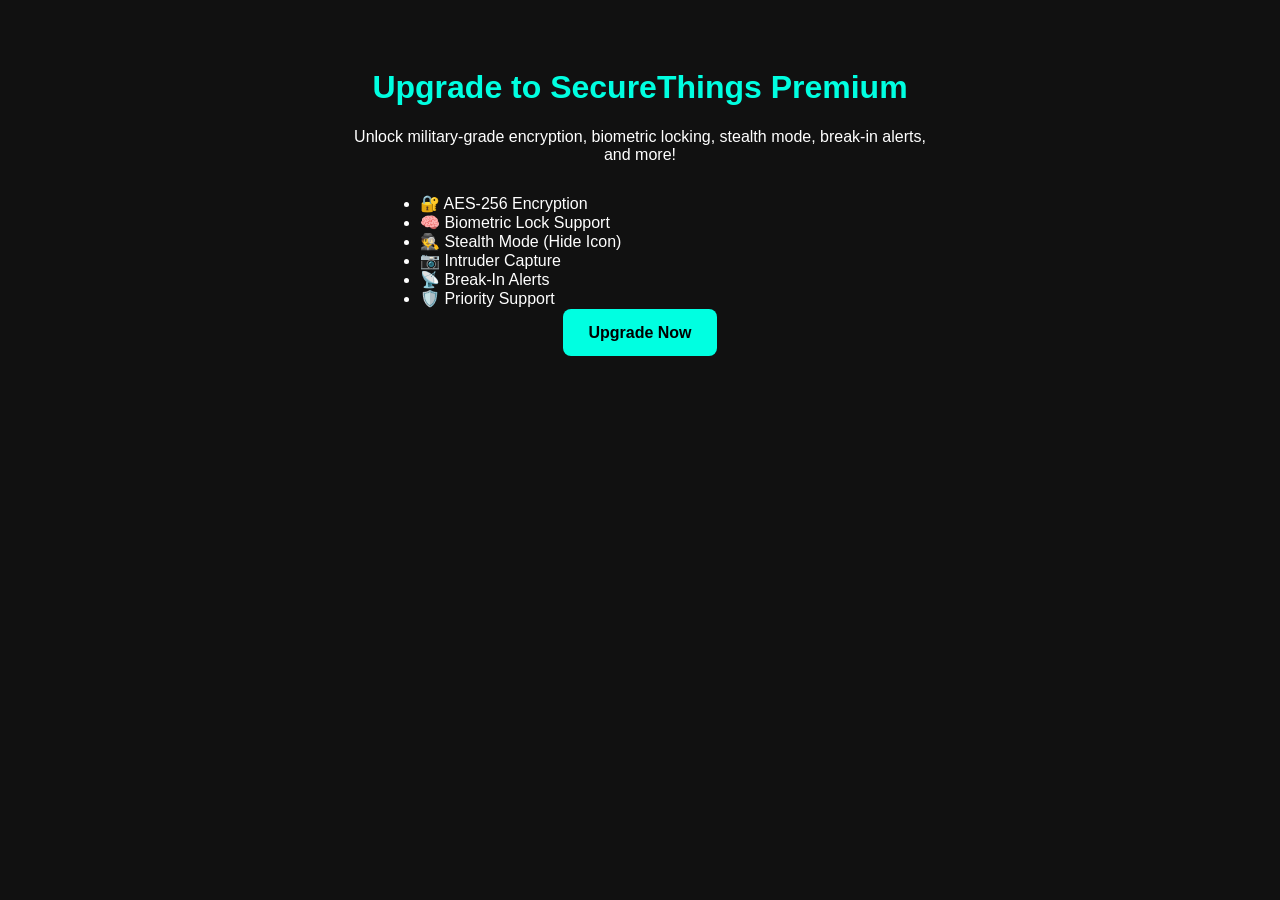
<file: premium.html>
<!-- premium.html -->
<!DOCTYPE html>
<html lang="en">
<head>
  <meta charset="UTF-8">
  <meta name="viewport" content="width=device-width, initial-scale=1">
  <title>SecureThings Premium</title>
  <style>
    body {
      font-family: 'Segoe UI', sans-serif;
      background-color: #111;
      color: #fff;
      text-align: center;
      padding: 40px;
    }
    h1 {
      color: #00ffe1;
    }
    .container {
      max-width: 600px;
      margin: auto;
    }
    .btn {
      margin-top: 30px;
      background-color: #00ffe1;
      color: #000;
      padding: 15px 25px;
      text-decoration: none;
      font-weight: bold;
      border-radius: 8px;
    }
    .features {
      text-align: left;
      margin-top: 30px;
      padding-left: 40px;
    }
  </style>
</head>
<body>
  <div class="container">
    <h1>Upgrade to SecureThings Premium</h1>
    <p>Unlock military-grade encryption, biometric locking, stealth mode, break-in alerts, and more!</p>

    <div class="features">
      <ul>
        <li>🔐 AES-256 Encryption</li>
        <li>🧠 Biometric Lock Support</li>
        <li>🕵️ Stealth Mode (Hide Icon)</li>
        <li>📷 Intruder Capture</li>
        <li>📡 Break-In Alerts</li>
        <li>🛡️ Priority Support</li>
      </ul>
    </div>

    <a href="https://securethings.netlify.app/download" class="btn">Upgrade Now</a>
  </div>
</body>
</html>
</file>
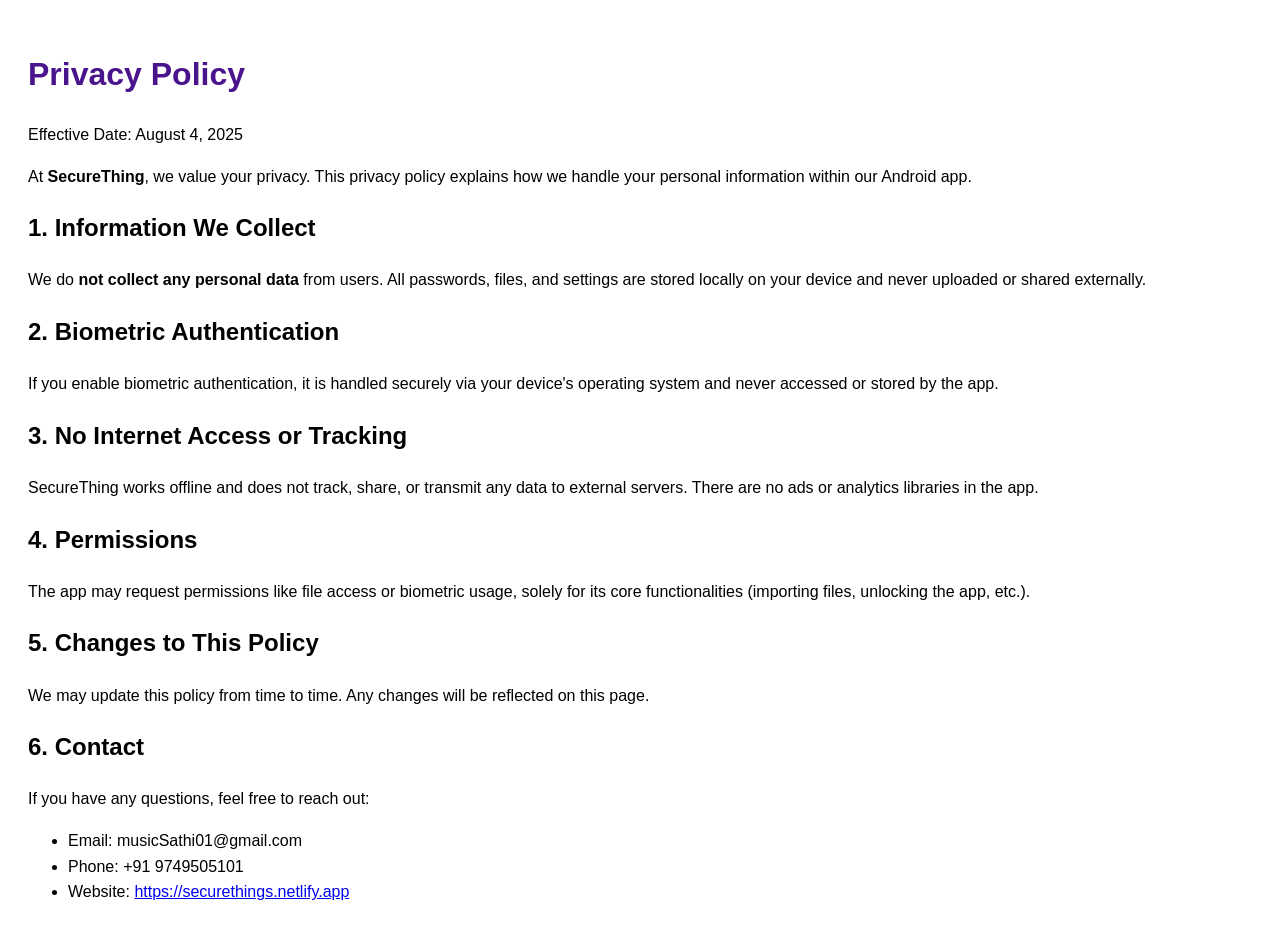
<file: privacy-policy.html>
<!DOCTYPE html>
<html lang="en">
<head>
  <meta charset="UTF-8">
  <title>Privacy Policy – SecureThing</title>
  <meta name="viewport" content="width=device-width, initial-scale=1.0">
  <style>
    body { font-family: sans-serif; padding: 20px; line-height: 1.6; }
    h1 { color: #4a148c; }
  </style>
</head>
<body>
  <h1>Privacy Policy</h1>
  <p>Effective Date: August 4, 2025</p>

  <p>At <strong>SecureThing</strong>, we value your privacy. This privacy policy explains how we handle your personal information within our Android app.</p>

  <h2>1. Information We Collect</h2>
  <p>We do <strong>not collect any personal data</strong> from users. All passwords, files, and settings are stored locally on your device and never uploaded or shared externally.</p>

  <h2>2. Biometric Authentication</h2>
  <p>If you enable biometric authentication, it is handled securely via your device's operating system and never accessed or stored by the app.</p>

  <h2>3. No Internet Access or Tracking</h2>
  <p>SecureThing works offline and does not track, share, or transmit any data to external servers. There are no ads or analytics libraries in the app.</p>

  <h2>4. Permissions</h2>
  <p>The app may request permissions like file access or biometric usage, solely for its core functionalities (importing files, unlocking the app, etc.).</p>

  <h2>5. Changes to This Policy</h2>
  <p>We may update this policy from time to time. Any changes will be reflected on this page.</p>

  <h2>6. Contact</h2>
  <p>If you have any questions, feel free to reach out:</p>
  <ul>
    <li>Email: musicSathi01@gmail.com</li>
    <li>Phone: +91 9749505101</li>
    <li>Website: <a href="https://securethings.netlify.app">https://securethings.netlify.app</a></li>
  </ul>
</body>
</html>
</file>
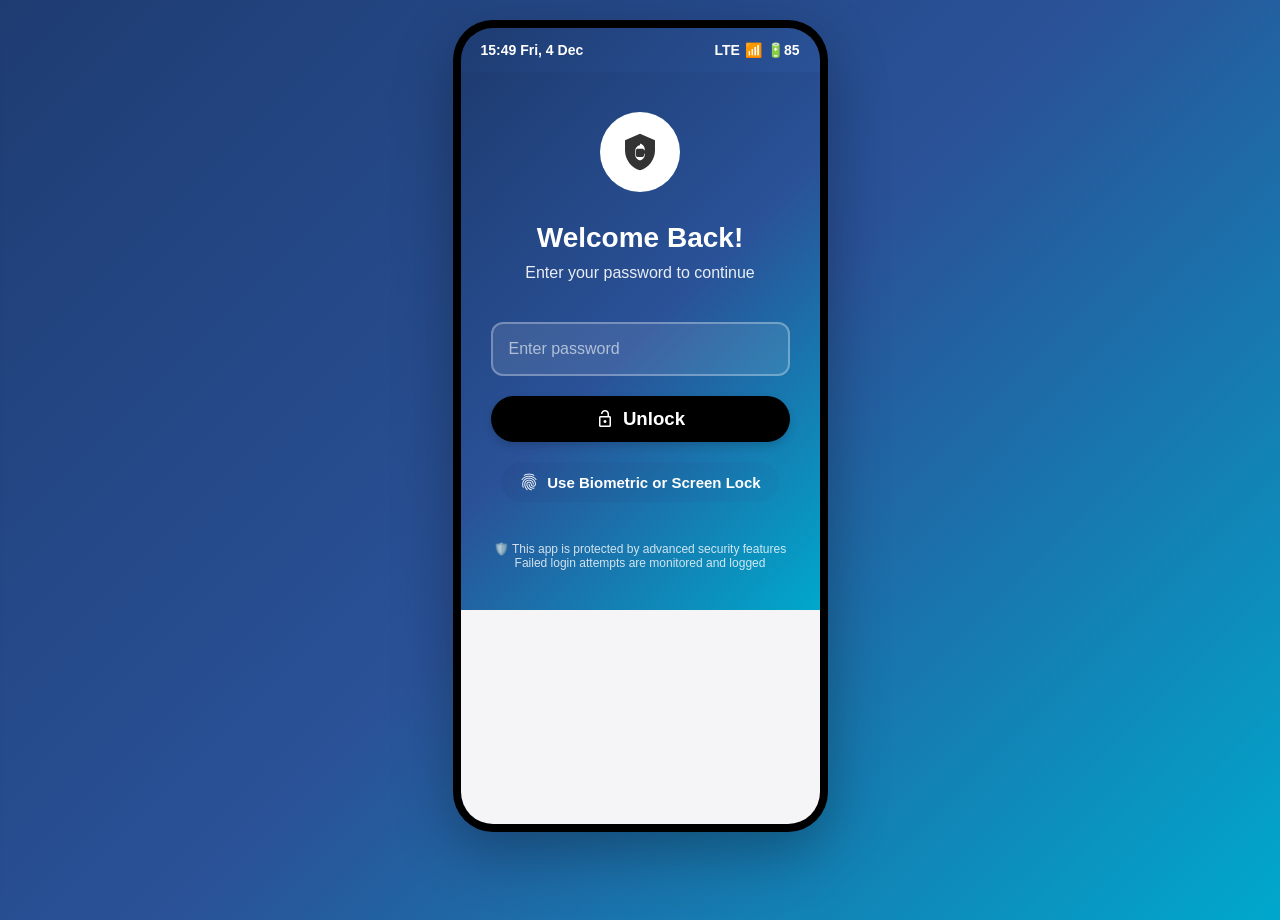
<file: securething-app.html>
<!DOCTYPE html>
<html lang="en">
<head>
    <link rel="stylesheet" href="https://fonts.googleapis.com/css2?family=Material+Symbols+Outlined" />
    <meta charset="UTF-8">
    <meta name="viewport" content="width=device-width, initial-scale=1.0">
    <title>SecureThing</title>
    <style>
        * {
            margin: 0;
            padding: 0;
            box-sizing: border-box;
        }

        body {
            font-family: -apple-system, BlinkMacSystemFont, 'Segoe UI', Roboto, sans-serif;
            background: linear-gradient(135deg, #1e3c72 0%, #2a5298 50%, #00a8cc 100%);
            height: 100vh;
            overflow: hidden;
        }

        .phone-container {
            width: 375px;
            height: 812px;
            margin: 20px auto;
            background: #000;
            border-radius: 40px;
            padding: 8px;
            box-shadow: 0 20px 60px rgba(0,0,0,0.3);
        }

        .phone-screen {
            width: 100%;
            height: 100%;
            border-radius: 32px;
            overflow: hidden;
            position: relative;
        }

        /* Status Bar */
        .status-bar {
            background: linear-gradient(135deg, #1e3c72, #2a5298);
            color: white;
            height: 44px;
            display: flex;
            justify-content: space-between;
            align-items: center;
            padding: 0 20px;
            font-size: 14px;
            font-weight: 600;
        }

        .status-right {
            display: flex;
            align-items: center;
            gap: 5px;
        }

        /* Screen Container */
        .screen {
            display: none;
            height: calc(100% - 44px);
            background: #f5f5f7;
        }

        .screen.active {
            display: block;
        }

        /* Login Screen */
        .login-screen {
            background: linear-gradient(135deg, #1e3c72 0%, #2a5298 50%, #00a8cc 100%);
            display: flex;
            flex-direction: column;
            justify-content: center;
            align-items: center;
            text-align: center;
            color: white;
            padding: 40px 30px;
        }

        .security-icon {
            width: 80px;
            height: 80px;
            background: white;
            border-radius: 50%;
            display: flex;
            align-items: center;
            justify-content: center;
            margin-bottom: 30px;
        }

        .security-icon svg {
            width: 40px;
            height: 40px;
        }

        .welcome-title {
            font-size: 28px;
            font-weight: 700;
            margin-bottom: 10px;
        }

        .welcome-subtitle {
            font-size: 16px;
            opacity: 0.9;
            margin-bottom: 40px;
        }

        .password-input {
            width: 100%;
            background: rgba(255,255,255,0.1);
            border: 2px solid rgba(255,255,255,0.3);
            border-radius: 12px;
            padding: 16px 50px 16px 16px;
            color: white;
            font-size: 16px;
            margin-bottom: 20px;
            outline: none;
        }

        .password-input::placeholder {
            color: rgba(255,255,255,0.6);
        }
  .unlock-btn {
            width: 100%;
            background: #000;
            color: white;
            border: none;
            border-radius: 25px;
            padding: 16px;
            font-size: 16px;
            font-weight: 600;
            margin-bottom: 20px;
            cursor: pointer;
        }
.failed-login {
  background: #fff;
  border-radius: 12px;
  padding: 16px;
  margin-top: 20px;
  box-shadow: 0 2px 6px rgba(0,0,0,0.05);
}

.failed-login-header {
  display: flex;
  justify-content: space-between;
  align-items: center;
  margin-bottom: 16px;
  border-bottom: 1px solid #eee;
  padding-bottom: 10px;
}

.failed-login-badge {
  background: #ffe5e5;
  color: #e63946;
  padding: 6px 12px;
  border-radius: 20px;
  font-size: 14px;
}

.failed-login-item h4 {
  display: flex;
  align-items: center;
  gap: 6px;
  margin-bottom: 10px;
}

.failed-login-item p {
  display: flex;
  align-items: center;
  gap: 6px;
  margin: 6px 0;
  color: #555;
  font-size: 14px;
}

.view-selfie-btn {
  background: #f5f5f5;
  border: none;
  border-radius: 20px;
  padding: 8px 16px;
  margin-top: 12px;
  cursor: pointer;
  font-size: 14px;
  display: flex;
  align-items: center;
  gap: 6px;
  transition: background 0.3s;
}

.view-selfie-btn:hover {
  background: #eaeaea;
}

        .biometric-btn {
            color: rgba(255,255,255,0.8);
            background: none;
            border: none;
            font-size: 14px;
            cursor: pointer;
            margin-bottom: 40px;
        }

        .security-notice {
            font-size: 12px;
            opacity: 0.8;
            text-align: center;
        }

        /* App Header */
        .app-header {
            background: #3c4142;
            color: white;
            height: 60px;
            display: flex;
            align-items: center;
            justify-content: space-between;
            padding: 0 20px;
        }

        .app-title {
            font-size: 18px;
            font-weight: 600;
        }

        .menu-btn, .settings-btn {
            background: none;
            border: none;
            color: white;
            cursor: pointer;
            padding: 8px;
        }

        /* Main Content */
        .main-content {
            flex: 1;
            overflow-y: auto;
            padding: 20px;
        }

        /* Security Center */
        .security-center {
            background: white;
            border-radius: 12px;
            padding: 20px;
            margin-bottom: 20px;
            box-shadow: 0 2px 10px rgba(0,0,0,0.1);
        }

        .security-center h2 {
            font-size: 20px;
            margin-bottom: 5px;
            display: flex;
            align-items: center;
            gap: 10px;
        }

        .security-center p {
            color: #666;
            font-size: 14px;
        }

        /* Failed Login */
        .failed-login {
            background: #8B9DC3;
            border-radius: 12px;
            padding: 15px 20px;
            margin-bottom: 20px;
            color: white;
        }

        .failed-login-header {
            display: flex;
            align-items: center;
            justify-content: space-between;
            margin-bottom: 15px;
        }

        .failed-login-badge {
            background: rgba(255,255,255,0.3);
            padding: 4px 12px;
            border-radius: 12px;
            font-size: 12px;
        }

        .failed-login-item {
            background: rgba(255,255,255,0.1);
            border-radius: 8px;
            padding: 15px;
            border-left: 4px solid #4CAF50;
        }

        .failed-login-item h4 {
            margin-bottom: 5px;
            display: flex;
            align-items: center;
            justify-content: space-between;
        }

        .risk-low {
            background: #4CAF50;
            color: white;
            padding: 2px 8px;
            border-radius: 4px;
            font-size: 10px;
        }

        /* Activity History */
        .activity-history {
            background: #8B9DC3;
            border-radius: 12px;
            padding: 15px 20px;
            color: white;
            margin-bottom: 20px;
        }

        .activity-header {
            display: flex;
            align-items: center;
            justify-content: space-between;
            margin-bottom: 15px;
        }

        .activity-badge {
            background: rgba(255,255,255,0.3);
            padding: 4px 12px;
            border-radius: 12px;
            font-size: 12px;
        }

        .activity-item {
            background: rgba(255,255,255,0.1);
            border-radius: 8px;
            padding: 12px;
            margin-bottom: 8px;
            border-left: 4px solid #4CAF50;
        }

        .activity-item h4 {
            margin-bottom: 3px;
            font-size: 14px;
            display: flex;
            justify-content: space-between;
        }

        .activity-item p {
            font-size: 12px;
            opacity: 0.8;
        }

        /* Password Vault */
        .vault-header {
            display: flex;
            align-items: center;
            justify-content: space-between;
            margin-bottom: 15px;
        }

        .vault-count {
            background: #666;
            color: white;
            width: 24px;
            height: 24px;
            border-radius: 50%;
            display: flex;
            align-items: center;
            justify-content: center;
            font-size: 12px;
        }

        .search-box {
            width: 100%;
            background: #f0f0f0;
            border: none;
            border-radius: 8px;
            padding: 12px 16px;
            margin-bottom: 15px;
            font-size: 14px;
        }

        .sort-buttons {
            display: flex;
            gap: 10px;
            margin-bottom: 20px;
        }

        .sort-btn {
            background: #ccc;
            border: none;
            border-radius: 20px;
            padding: 8px 16px;
            font-size: 12px;
            cursor: pointer;
        }

        .sort-btn.active {
            background: #007AFF;
            color: white;
        }

        .password-item {
            background: white;
            border-radius: 8px;
            padding: 15px;
            margin-bottom: 10px;
            box-shadow: 0 1px 3px rgba(0,0,0,0.1);
        }

        .password-item h4 {
            font-size: 16px;
            margin-bottom: 5px;
        }

        .password-item p {
            color: #666;
            font-size: 14px;
            margin-bottom: 5px;
        }

        .password-dots {
            font-size: 14px;
            color: #999;
        }

        /* Add Password Form */
        .add-password-form {
            background: white;
            border-radius: 12px;
            padding: 20px;
            margin-bottom: 20px;
        }

        .form-input {
            width: 100%;
            background: #f8f8f8;
            border: 1px solid #ddd;
            border-radius: 8px;
            padding: 12px 16px;
            margin-bottom: 15px;
            font-size: 14px;
        }

        .generate-btn {
            width: 100%;
            background: white;
            border: 2px solid #ddd;
            border-radius: 25px;
            padding: 12px;
            margin-bottom: 15px;
            cursor: pointer;
            font-size: 14px;
        }

        .save-btn {
            width: 100%;
            background: #000;
            color: white;
            border: none;
            border-radius: 25px;
            padding: 16px;
            font-size: 16px;
            font-weight: 600;
            cursor: pointer;
        }

        /* Navigation */
        .bottom-nav {
            position: absolute;
            bottom: 0;
            left: 0;
            right: 0;
            height: 80px;
            background: #3c4142;
            display: flex;
            align-items: center;
            justify-content: space-around;
            padding-bottom: 20px;
        }

        .nav-item {
            display: flex;
            flex-direction: column;
            align-items: center;
            color: #999;
            cursor: pointer;
            transition: color 0.3s;
        }

        .nav-item.active {
            color: white;
        }

        .nav-item svg {
            width: 24px;
            height: 24px;
            margin-bottom: 4px;
        }

        .nav-item span {
            font-size: 10px;
        }

        /* Sidebar */
        /* Sidebar */
.sidebar {
    position: fixed;
    top: 44px;
    left: -300px;
    width: 280px;
    height: calc(100% - 44px);
    background: rgba(255, 255, 255, 0.9);
    backdrop-filter: blur(16px) saturate(180%);
    -webkit-backdrop-filter: blur(16px) saturate(180%);
    box-shadow: 4px 0 20px rgba(0,0,0,0.1);
    transition: left 0.35s ease-in-out;
    z-index: 1000;
    padding: 20px;
    display: flex;
    flex-direction: column;
}

.sidebar.open {
    left: 0;
}

/* Overlay */
.sidebar-overlay {
    position: fixed;
    top: 0;
    left: 0;
    width: 100%;
    height: 100%;
    background: rgba(0,0,0,0.5);
    opacity: 0;
    visibility: hidden;
    transition: all 0.3s ease;
    z-index: 999;
}

.sidebar-overlay.open {
    opacity: 1;
    visibility: visible;
}

/* Sidebar Header */
.sidebar-header {
    display: flex;
    align-items: center;
    margin-bottom: 30px;
    padding-bottom: 20px;
    border-bottom: 1px solid rgba(0,0,0,0.1);
}

.sidebar-icon {
    width: 50px;
    height: 50px;
    background: linear-gradient(135deg, #1e3c72, #2a5298);
    border-radius: 50%;
    display: flex;
    align-items: center;
    justify-content: center;
    color: white;
    font-size: 22px;
    font-weight: bold;
    margin-right: 15px;
    box-shadow: 0 4px 8px rgba(0,0,0,0.15);
}

/* Sidebar Menu */
.sidebar-menu {
    list-style: none;
    margin: 0;
    padding: 0;
    flex-grow: 1;
}

.sidebar-menu li {
    margin-bottom: 15px;
    cursor: pointer;
    padding: 12px 14px;
    border-radius: 10px;
    font-size: 16px;
    font-weight: 500;
    display: flex;
    align-items: center;
    gap: 12px;
    color: #333;
    transition: all 0.25s ease;
}

.sidebar-menu li i {
    font-size: 20px;
    color: #2a5298;
    transition: color 0.25s ease;
}

.sidebar-menu li:hover {
    background: rgba(42, 82, 152, 0.08);
    color: #1e3c72;
}

.sidebar-menu li:hover i {
    color: #1e3c72;
}


        /* File Browser */
        .quick-access {
            display: grid;
            grid-template-columns: 1fr 1fr;
            gap: 15px;
            margin-bottom: 25px;
        }

        .quick-access-item {
            background: #f0f0f0;
            border-radius: 12px;
            padding: 20px;
            text-align: center;
            cursor: pointer;
        }

        .quick-access-icon {
            width: 40px;
            height: 40px;
            background: #000;
            border-radius: 8px;
            margin: 0 auto 10px;
            display: flex;
            align-items: center;
            justify-content: center;
        }

        .file-grid {
            display: grid;
            grid-template-columns: repeat(3, 1fr);
            gap: 10px;
            margin-bottom: 25px;
        }

        .file-item {
            background: #f0f0f0;
            border-radius: 8px;
            padding: 12px;
            text-align: center;
            cursor: pointer;
        }

        .file-icon {
            width: 40px;
            height: 40px;
            background: #000;
            border-radius: 4px;
            margin: 0 auto 8px;
        }

        .favorite-star {
            position: absolute;
            top: 5px;
            right: 5px;
            background: #FFD700;
            width: 20px;
            height: 20px;
            border-radius: 50%;
            display: flex;
            align-items: center;
            justify-content: center;
        }
.biometric-btn {
  display: flex;
  align-items: center;
  gap: 8px;
  background: linear-gradient(135deg, #1e3b7227, #2a529813);
  color: white;
  border: none;
  border-radius: 25px;
  padding: 10px 18px;
  font-size: 15px;
  font-weight: 600;
  cursor: pointer;
  transition: transform 0.2s ease, box-shadow 0.2s ease;
}

.biometric-btn:hover {
  transform: translateY(-2px);
  box-shadow: 0 5px 12px rgba(0,0,0,0.25);
}

.biometric-btn i {
  font-size: 20px;
}

        /* Responsive adjustments */
        @media (max-width: 400px) {
            .phone-container {
                width: 100%;
                height: 100vh;
                margin: 0;
                border-radius: 0;
                padding: 0;
            }

            .phone-screen {
                border-radius: 0;
            }
        }
        .unlock-btn {
  display: flex;
  align-items: center;
  justify-content: center;
  gap: 8px;
  background: black;
  color: white;
  border: none;
  border-radius: 25px;
  padding: 12px 20px;
  cursor: pointer;
  box-shadow: 0 4px 8px rgba(0,0,0,0.15);
  transition: transform 0.2s ease, box-shadow 0.2s ease;
}

.unlock-btn:hover {
  transform: translateY(-2px);
  box-shadow: 0 6px 14px rgba(0,0,0,0.25);
}

.unlock-btn i {
  font-size: 20px;
}

.unlock-jk {
  font-size: 14pt;
  font-weight: 600;
}

    </style>
</head>
<body>
    <div class="phone-container">
        <div class="phone-screen">
            <!-- Status Bar -->
            <div class="status-bar">
                <span id="current-time">9:28 Wed, 6 Aug</span>
                <div class="status-right">
                    <span>LTE</span>
                    <span>📶</span>
                    <span>🔋85</span>
                </div>
            </div>

            <!-- Sidebar Overlay -->
            <div class="sidebar-overlay" id="sidebarOverlay"></div>

            <!-- Sidebar -->
            <div class="sidebar" id="sidebar">
                <div class="sidebar-header">
                    <div class="sidebar-icon">
                        <svg fill="white" viewBox="0 0 24 24" width="24" height="24">
                            <path d="M12,1L3,5V11C3,16.55 6.84,21.74 12,23C17.16,21.74 21,16.55 21,11V5L12,1M12,7C13.4,7 14.8,8.6 14.8,10V11H14.4C14.4,10.4 14,10 13.4,10H10.6C10,10 9.6,10.4 9.6,11V14C9.6,14.6 10,15 10.6,15H13.4C14,15 14.4,14.6 14.4,14V13H14.8V14C14.8,15.4 13.4,17 12,17C10.6,17 9.2,15.4 9.2,14V11C9.2,9.6 10.6,8 12,8V7Z"/>
                        </svg>
                    </div>
                    <div>
                        <h3>SecureThing</h3>
                        <p>Joy Kumbhakar</p>
                    </div>
                </div>
                <!-- Sidebar menu -->
<ul class="sidebar-menu">
  <li onclick="showScreen('home')">
    <i class="material-symbols-outlined">home</i> Home
  </li>
  <li onclick="showScreen('security')">
    <i class="material-symbols-outlined">history</i> History
  </li>
  <li onclick="showScreen('import')">
    <i class="material-symbols-outlined">upload_file</i> Import Files
  </li>
  <li>
    <i class="material-symbols-outlined">lock</i> App Lock
  </li>
  <li onclick="showScreen('vault')">
    <i class="material-symbols-outlined">key</i> Password Manager
  </li>

  <li style="margin-top: 20px; padding-top: 20px; border-top: 1px solid #eee;">
    <strong>Settings</strong>
  </li>
  <li>
    <i class="material-symbols-outlined">settings</i> Settings
  </li>
  <li onclick="window.open('https://securethings.netlify.app','_blank')">
    <i class="material-symbols-outlined">help</i> Help
</li>
  <li onclick="showScreen('login')">
    <i class="material-symbols-outlined">lock_reset</i> Lock Now
  </li>
</ul>
            </div>

            <!-- Login Screen -->
            <div class="screen active" id="login">
                <div class="login-screen">
                    <div class="security-icon">
                        <svg viewBox="0 0 24 24" fill="#333">
                            <path d="M12,1L3,5V11C3,16.55 6.84,21.74 12,23C17.16,21.74 21,16.55 21,11V5L12,1M12,7C13.4,7 14.8,8.6 14.8,10V11H14.4C14.4,10.4 14,10 13.4,10H10.6C10,10 9.6,10.4 9.6,11V14C9.6,14.6 10,15 10.6,15H13.4C14,15 14.4,14.6 14.4,14V13H14.8V14C14.8,15.4 13.4,17 12,17C10.6,17 9.2,15.4 9.2,14V11C9.2,9.6 10.6,8 12,8V7Z"/>
                        </svg>
                    </div>
                    <h1 class="welcome-title">Welcome Back!</h1>
                    <p class="welcome-subtitle">Enter your password to continue</p>
                    <input type="password" class="password-input" placeholder="Enter password">
                    <button class="unlock-btn" onclick="showScreen('home')">
  <i class="material-symbols-outlined">lock_open</i>
  <h1 class="unlock-jk">Unlock</h1>
</button>

                    <button class="biometric-btn">
  <i class="material-symbols-outlined">fingerprint</i>
  Use Biometric or Screen Lock
</button>

                    <div class="security-notice">
                        🛡️ This app is protected by advanced security features<br>
                        Failed login attempts are monitored and logged
                    </div>
                </div>
            </div>

            <!-- Home Screen -->
           <div class="screen" id="home">
  <div class="app-header">
    <button class="menu-btn" onclick="toggleSidebar()">
      <i class="material-symbols-outlined">menu</i>
    </button>
    <span class="app-title">Secure Thing</span>
    <button class="settings-btn">
      <i class="material-symbols-outlined">settings</i>
    </button>
  </div>

  <div class="main-content">
    <!-- Search -->
    <div style="background: white; border-radius: 12px; padding: 15px; margin-bottom: 20px;">
      <div style="display:flex; align-items:center; background:#f0f0f0; border-radius:8px; padding:0 12px;">
        <i class="material-symbols-outlined" style="color:#666;">search</i>
        <input type="text" placeholder="Search files and folders..." style="flex:1; border:none; background:transparent; padding:12px; outline:none;">
      </div>
    </div>

    <!-- Quick Access -->
    <div style="display: flex; justify-content: space-between; align-items: center; margin-bottom: 15px;">
      <h2>Quick Access</h2>
      <span style="color: #007AFF; cursor: pointer;">View All</span>
    </div>

    <div class="quick-access">
      <div class="quick-access-item">
        <div class="quick-access-icon">
          <i class="material-symbols-outlined">history</i>
        </div>
        <h4>Recent</h4>
        <p>9 files</p>
      </div>
      <div class="quick-access-item">
        <div class="quick-access-icon">
          <i class="material-symbols-outlined">star</i>
        </div>
        <h4>Favorites</h4>
        <p>5 favorites</p>
      </div>
    </div>

    <!-- Recent Files -->
    <div style="display: flex; justify-content: space-between; align-items: center; margin-bottom: 15px;">
      <h2>Recent Files</h2>
      <span style="color: #007AFF; cursor: pointer;">See All</span>
    </div>

    <div class="file-grid">
      <div class="file-item">
        <div class="file-icon"></div>
        <p style="font-size: 12px;">BSL_v8.2.02.zip</p>
      </div>
      <div class="file-item">
        <div class="file-icon"></div>
        <p style="font-size: 12px;">Bio Data Format -...</p>
      </div>
      <div class="file-item">
        <div class="file-icon"></div>
        <p style="font-size: 12px;">app.py</p>
      </div>
    </div>

    <!-- Favorite Files -->
    <div style="display: flex; justify-content: space-between; align-items: center; margin-bottom: 15px;">
      <h2>Favorite Files</h2>
      <span style="color: #007AFF; cursor: pointer;">See All</span>
    </div>

    <div class="file-grid">
      <div class="file-item" style="position: relative;">
        <div class="favorite-star"><i class="material-symbols-outlined" style="color:#FFD700;">star</i></div>
        <div class="file-icon" style="background: #FF6B6B;"></div>
        <p style="font-size: 10px;">VIDEO_c3fef7e-...</p>
        <p style="font-size: 8px; color: #666;">2.5 MB • Aug 06</p>
      </div>
      <div class="file-item" style="position: relative;">
        <div class="favorite-star"><i class="material-symbols-outlined" style="color:#FFD700;">star</i></div>
        <div class="file-icon" style="background: #4ECDC4;"></div>
        <p style="font-size: 10px;">Before_After_Je...</p>
        <p style="font-size: 8px; color: #666;">74.8 KB • Aug 06</p>
      </div>
      <div class="file-item" style="position: relative;">
        <div class="favorite-star"><i class="material-symbols-outlined" style="color:#FFD700;">star</i></div>
        <div class="file-icon" style="background: #95A5A6;"></div>
        <p style="font-size: 10px;">Screenshot_202</p>
        <p style="font-size: 8px; color: #666;">675.1 KB • Aug 06</p>
      </div>
    </div>

    <!-- Browse by Type -->
    <div style="display: flex; justify-content: space-between; align-items: center; margin-bottom: 15px;">
      <h2>Browse by Type</h2>
      <span style="color: #007AFF; cursor: pointer;">
        <i class="material-symbols-outlined">list</i>
      </span>
    </div>

    <div class="file-item">
      <div style="display: flex; align-items: center;">
        <div class="file-icon" style="width: 40px; height: 40px; margin-right: 15px;"></div>
        <h4>Images</h4>
      </div>
    </div>
  </div>
  <div class="bottom-nav">
                    <div class="nav-item active" onclick="showScreen('home')">
                        <svg fill="currentColor" viewBox="0 0 24 24"><path d="M10 20v-6h4v6h5v-8h3L12 3 2 12h3v8z"/></svg>
                        <span>Home</span>
                    </div>
                    <div class="nav-item" onclick="showScreen('security')">
                        <svg fill="currentColor" viewBox="0 0 24 24"><path d="M13 3c-4.97 0-9 4.03-9 9H1l3.89 3.89.07.14L9 12H6c0-3.87 3.13-7 7-7s7 3.13 7 7-3.13 7-7 7c-1.93 0-3.68-.79-4.94-2.06l-1.42 1.42C8.27 19.99 10.51 21 13 21c4.97 0 9-4.03 9-9s-4.03-9-9-9zm-1 5v5l4.28 2.54.72-1.21-3.5-2.08V8H12z"/></svg>
                        <span>History</span>
                    </div>
                    <div class="nav-item" onclick="showScreen('import')">
                        <svg fill="currentColor" viewBox="0 0 24 24"><path d="M19 13h-6v6h-2v-6H5v-2h6V5h2v6h6v2z"/></svg>
                        <span>Import</span>
                    </div>
                    <div class="nav-item">
                        <svg fill="currentColor" viewBox="0 0 24 24"><path d="M18 8h-1V6c0-2.76-2.24-5-5-5S7 3.24 7 6v2H6c-1.1 0-2 .9-2 2v10c0 1.1.9 2 2 2h12c1.1 0 2-.9 2-2V10c0-1.1-.9-2-2-2zm-6 9c-1.1 0-2-.9-2-2s.9-2 2-2 2 .9 2 2-.9 2-2 2zm3.1-9H8.9V6c0-1.71 1.39-3.1 3.1-3.1 1.71 0 3.1 1.39 3.1 3.1v2z"/></svg>
                        <span>Lock</span>
                    </div>
                    <div class="nav-item" onclick="showScreen('vault')">
                        <svg fill="currentColor" viewBox="0 0 24 24"><path d="M12 1L3 5V11C3 16.55 6.84 21.74 12 23C17.16 21.74 21 16.55 21 11V5L12 1M12 7C13.4 7 14.8 8.6 14.8 10V11H14.4C14.4 10.4 14 10 13.4 10H10.6C10 10 9.6 10.4 9.6 11V14C9.6 14.6 10 15 10.6 15H13.4C14 15 14.4 14.6 14.4 14V13H14.8V14C14.8 15.4 13.4 17 12 17C10.6 17 9.2 15.4 9.2 14V11C9.2 9.6 10.6 8 12 8V7Z"/></svg>
                        <span>Password</span>
                    </div>
                </div>
</div>


            <!-- Security Center Screen -->
            <div class="screen" id="security">
                <div class="app-header">
                    <button class="menu-btn" onclick="toggleSidebar()">☰</button>
                    <span class="app-title">Secure Thing</span>
                    <button class="settings-btn">⚙️</button>
                </div>
                <div class="main-content">
                    <div class="security-center">
                        <h2>🛡️ Security Center</h2>
                        <p>Monitor and manage your app security</p>
                    </div>

                   <div class="failed-login">
  <div class="failed-login-header">
    <div style="display:flex; align-items:center; gap:8px;">
      <i class="material-symbols-outlined" style="color:#e63946;">warning</i>
      <h3>Failed Login Attempts</h3>
    </div>
    <div class="failed-login-badge">1 failed attempt</div>
  </div>

  <div class="failed-login-item">
    <h4>
      <i class="material-symbols-outlined" style="color:#e63946; font-size:20px;">report</i>
      Failed Login Attempt <span class="risk-low">Risk: Low</span>
    </h4>
    <p><i class="material-symbols-outlined">schedule</i> Just now</p>
    <p><i class="material-symbols-outlined">location_on</i> IP: ●●●●●●●</p>
    <p><i class="material-symbols-outlined">smartphone</i> samsung SM-M146B (Android 15)</p>
    <p><i class="material-symbols-outlined">key</i> Attempted: ●●●●●●●●●●●●●</p>
    <button class="view-selfie-btn">
      <i class="material-symbols-outlined">photo_camera</i> View Selfie
    </button>
  </div>
</div>


                    <div class="activity-history">
                        <div class="activity-header" style="display:flex; align-items:center; justify-content:space-between;">
  <div style="display:flex; align-items:center; gap:8px;">
    <i class="material-symbols-outlined" style="font-size:22px; color:#1e88e5;">history</i>
    <div>
      <h3 style="margin:0;">Activity History</h3>
      <p style="opacity:0.8; margin:0;">Recent app usage</p>
    </div>
  </div>
  
  <div class="activity-badge">59 activities</div>
</div>

                        
                        <div class="activity-item">
                            <h4>App Exit <span>Just now</span></h4>
                            <p>Application closed</p>
                        </div>
                        
                        <div class="activity-item">
                            <h4>Authentication <span>Just now</span></h4>
                            <p>Biometric authentication success</p>
                            <p><strong>Method: Biometric, Status: SUCCESS</strong></p>
                        </div>
                        
                        <div class="activity-item">
                            <h4>Authentication <span>Just now</span></h4>
                            <p>Password authentication attempt</p>
                        </div>
                    </div>
                </div>
                <div class="bottom-nav">
                    <div class="nav-item" onclick="showScreen('home')">
                        <svg fill="currentColor" viewBox="0 0 24 24"><path d="M10 20v-6h4v6h5v-8h3L12 3 2 12h3v8z"/></svg>
                        <span>Home</span>
                    </div>
                    <div class="nav-item active">
                        <svg fill="currentColor" viewBox="0 0 24 24"><path d="M13 3c-4.97 0-9 4.03-9 9H1l3.89 3.89.07.14L9 12H6c0-3.87 3.13-7 7-7s7 3.13 7 7-3.13 7-7 7c-1.93 0-3.68-.79-4.94-2.06l-1.42 1.42C8.27 19.99 10.51 21 13 21c4.97 0 9-4.03 9-9s-4.03-9-9-9zm-1 5v5l4.28 2.54.72-1.21-3.5-2.08V8H12z"/></svg>
                        <span>History</span>
                    </div>
                    <div class="nav-item" onclick="showScreen('import')">
                        <svg fill="currentColor" viewBox="0 0 24 24"><path d="M19 13h-6v6h-2v-6H5v-2h6V5h2v6h6v2z"/></svg>
                        <span>Import</span>
                    </div>
                    <div class="nav-item">
                        <svg fill="currentColor" viewBox="0 0 24 24"><path d="M18 8h-1V6c0-2.76-2.24-5-5-5S7 3.24 7 6v2H6c-1.1 0-2 .9-2 2v10c0 1.1.9 2 2 2h12c1.1 0 2-.9 2-2V10c0-1.1-.9-2-2-2zm-6 9c-1.1 0-2-.9-2-2s.9-2 2-2 2 .9 2 2-.9 2-2 2zm3.1-9H8.9V6c0-1.71 1.39-3.1 3.1-3.1 1.71 0 3.1 1.39 3.1 3.1v2z"/></svg>
                        <span>Lock</span>
                    </div>
                    <div class="nav-item" onclick="showScreen('vault')">
                        <svg fill="currentColor" viewBox="0 0 24 24"><path d="M12 1L3 5V11C3 16.55 6.84 21.74 12 23C17.16 21.74 21 16.55 21 11V5L12 1M12 7C13.4 7 14.8 8.6 14.8 10V11H14.4C14.4 10.4 14 10 13.4 10H10.6C10 10 9.6 10.4 9.6 11V14C9.6 14.6 10 15 10.6 15H13.4C14 15 14.4 14.6 14.4 14V13H14.8V14C14.8 15.4 13.4 17 12 17C10.6 17 9.2 15.4 9.2 14V11C9.2 9.6 10.6 8 12 8V7Z"/></svg>
                        <span>Password</span>
                    </div>
                </div>
            </div>

            <!-- Password Vault Screen -->
            <div class="screen" id="vault">
                <div class="app-header">
                    <button class="menu-btn" onclick="toggleSidebar()">☰</button>
                    <span class="app-title">Secure Thing</span>
                    <button class="settings-btn">⚙️</button>
                </div>
                <div class="main-content">
                    <button class="save-btn" onclick="showScreen('add-password')" style="margin-bottom: 20px;">🔒 Save Password</button>

                    <div style="background: white; border-radius: 12px; padding: 20px; margin-bottom: 20px;">
                        <div class="vault-header">
                            <div style="display: flex; align-items: center; gap: 10px;">
                                <svg width="24" height="24" fill="#333" viewBox="0 0 24 24">
                                    <path d="M12,1L3,5V11C3,16.55 6.84,21.74 12,23C17.16,21.74 21,16.55 21,11V5L12,1M12,7C13.4,7 14.8,8.6 14.8,10V11H14.4C14.4,10.4 14,10 13.4,10H10.6C10,10 9.6,10.4 9.6,11V14C9.6,14.6 10,15 10.6,15H13.4C14,15 14.4,14.6 14.4,14V13H14.8V14C14.8,15.4 13.4,17 12,17C10.6,17 9.2,15.4 9.2,14V11C9.2,9.6 10.6,8 12,8V7Z"/>
                                </svg>
                                <div>
                                    <h3>Password Vault</h3>
                                    <p style="color: #666; font-size: 14px;">Manage your saved passwords</p>
                                </div>
                            </div>
                            <div class="vault-count">0</div>
                        </div>

                        <input type="text" class="search-box" placeholder="🔍 Search passwords...">

                        <div class="sort-buttons">
                            <button class="sort-btn active">Name</button>
                            <button class="sort-btn">Date</button>
                        </div>

                        <div class="password-item">
                            <h4>SecureThing</h4>
                            <p>Joy Kumbhakar</p>
                            <div class="password-dots">●●●●●●</div>
                            <small style="color: #999;">Login Password</small>
                        </div>

                        <div class="password-item">
                            <h4>SecureThing</h4>
                            <p>Joy Kumbhakar(SecureThing)</p>
                            <div class="password-dots">●●●●●●</div>
                            <small style="color: #999;">securethings.netlify.app</small>
                        </div>

                        <div style="background: #f8f8f8; border-radius: 8px; padding: 15px; margin-top: 20px;">
                            <h4 style="color: #666; margin-bottom: 8px;">🛡️ Security Tip</h4>
                            <p style="color: #666; font-size: 14px;">Use unique, strong passwords for each account and enable two-factor authentication when available.</p>
                        </div>
                    </div>
                </div>
                <div class="bottom-nav">
                    <div class="nav-item" onclick="showScreen('home')">
                        <svg fill="currentColor" viewBox="0 0 24 24"><path d="M10 20v-6h4v6h5v-8h3L12 3 2 12h3v8z"/></svg>
                        <span>Home</span>
                    </div>
                    <div class="nav-item" onclick="showScreen('security')">
                        <svg fill="currentColor" viewBox="0 0 24 24"><path d="M13 3c-4.97 0-9 4.03-9 9H1l3.89 3.89.07.14L9 12H6c0-3.87 3.13-7 7-7s7 3.13 7 7-3.13 7-7 7c-1.93 0-3.68-.79-4.94-2.06l-1.42 1.42C8.27 19.99 10.51 21 13 21c4.97 0 9-4.03 9-9s-4.03-9-9-9zm-1 5v5l4.28 2.54.72-1.21-3.5-2.08V8H12z"/></svg>
                        <span>History</span>
                    </div>
                    <div class="nav-item" onclick="showScreen('import')">
                        <svg fill="currentColor" viewBox="0 0 24 24"><path d="M19 13h-6v6h-2v-6H5v-2h6V5h2v6h6v2z"/></svg>
                        <span>Import</span>
                    </div>
                    <div class="nav-item">
                        <svg fill="currentColor" viewBox="0 0 24 24"><path d="M18 8h-1V6c0-2.76-2.24-5-5-5S7 3.24 7 6v2H6c-1.1 0-2 .9-2 2v10c0 1.1.9 2 2 2h12c1.1 0 2-.9 2-2V10c0-1.1-.9-2-2-2zm-6 9c-1.1 0-2-.9-2-2s.9-2 2-2 2 .9 2 2-.9 2-2 2zm3.1-9H8.9V6c0-1.71 1.39-3.1 3.1-3.1 1.71 0 3.1 1.39 3.1 3.1v2z"/></svg>
                        <span>Lock</span>
                    </div>
                    <div class="nav-item active">
                        <svg fill="currentColor" viewBox="0 0 24 24"><path d="M12 1L3 5V11C3 16.55 6.84 21.74 12 23C17.16 21.74 21 16.55 21 11V5L12 1M12 7C13.4 7 14.8 8.6 14.8 10V11H14.4C14.4 10.4 14 10 13.4 10H10.6C10 10 9.6 10.4 9.6 11V14C9.6 14.6 10 15 10.6 15H13.4C14 15 14.4 14.6 14.4 14V13H14.8V14C14.8 15.4 13.4 17 12 17C10.6 17 9.2 15.4 9.2 14V11C9.2 9.6 10.6 8 12 8V7Z"/></svg>
                        <span>Password</span>
                    </div>
                </div>
            </div>

            <!-- Add Password Screen -->
            <div class="screen" id="add-password">
                <div class="app-header">
                    <button class="menu-btn" onclick="showScreen('vault')">←</button>
                    <span class="app-title">Secure Thing</span>
                    <button class="settings-btn">⚙️</button>
                </div>
                <div class="main-content">
                    <div class="add-password-form">
                        <h2 style="margin-bottom: 20px;">🔑 Add New Password</h2>
                        
                        <input type="text" class="form-input" placeholder="Platform: book, Gmail" id="platform">
                        <input type="email" class="form-input" placeholder="Username/Email" id="username">
                        <input type="password" class="form-input" placeholder="Password" id="password">
                        
                        <button class="generate-btn" onclick="generatePassword()">🔄 Generate Secure Password</button>
                        
                        <textarea class="form-input" placeholder="Notes (Optional)" rows="3" style="resize: vertical;"></textarea>
                        
                        <button class="save-btn" onclick="savePassword()">🔒 Save Password</button>
                    </div>

                    <div style="background: white; border-radius: 12px; padding: 20px;">
                        <div style="display: flex; align-items: center; justify-content: space-between; margin-bottom: 15px;">
                            <div style="display: flex; align-items: center; gap: 10px;">
                                <svg width="24" height="24" fill="#333" viewBox="0 0 24 24">
                                    <path d="M12,1L3,5V11C3,16.55 6.84,21.74 12,23C17.16,21.74 21,16.55 21,11V5L12,1M12,7C13.4,7 14.8,8.6 14.8,10V11H14.4C14.4,10.4 14,10 13.4,10H10.6C10,10 9.6,10.4 9.6,11V14C9.6,14.6 10,15 10.6,15H13.4C14,15 14.4,14.6 14.4,14V13H14.8V14C14.8,15.4 13.4,17 12,17C10.6,17 9.2,15.4 9.2,14V11C9.2,9.6 10.6,8 12,8V7Z"/>
                                </svg>
                                <div>
                                    <h3>Password Vault</h3>
                                    <p style="color: #666; font-size: 14px;">Manage your saved passwords</p>
                                </div>
                            </div>
                            <div class="vault-count">0</div>
                        </div>

                        <input type="text" class="search-box" placeholder="🔍 Search passwords...">
                    </div>
                </div>
                <div class="bottom-nav">
                    <div class="nav-item" onclick="showScreen('home')">
                        <svg fill="currentColor" viewBox="0 0 24 24"><path d="M10 20v-6h4v6h5v-8h3L12 3 2 12h3v8z"/></svg>
                        <span>Home</span>
                    </div>
                    <div class="nav-item" onclick="showScreen('security')">
                        <svg fill="currentColor" viewBox="0 0 24 24"><path d="M13 3c-4.97 0-9 4.03-9 9H1l3.89 3.89.07.14L9 12H6c0-3.87 3.13-7 7-7s7 3.13 7 7-3.13 7-7 7c-1.93 0-3.68-.79-4.94-2.06l-1.42 1.42C8.27 19.99 10.51 21 13 21c4.97 0 9-4.03 9-9s-4.03-9-9-9zm-1 5v5l4.28 2.54.72-1.21-3.5-2.08V8H12z"/></svg>
                        <span>History</span>
                    </div>
                    <div class="nav-item active">
                        <svg fill="currentColor" viewBox="0 0 24 24"><path d="M19 13h-6v6h-2v-6H5v-2h6V5h2v6h6v2z"/></svg>
                        <span>Import</span>
                    </div>
                    <div class="nav-item">
                        <svg fill="currentColor" viewBox="0 0 24 24"><path d="M18 8h-1V6c0-2.76-2.24-5-5-5S7 3.24 7 6v2H6c-1.1 0-2 .9-2 2v10c0 1.1.9 2 2 2h12c1.1 0 2-.9 2-2V10c0-1.1-.9-2-2-2zm-6 9c-1.1 0-2-.9-2-2s.9-2 2-2 2 .9 2 2-.9 2-2 2zm3.1-9H8.9V6c0-1.71 1.39-3.1 3.1-3.1 1.71 0 3.1 1.39 3.1 3.1v2z"/></svg>
                        <span>Lock</span>
                    </div>
                    <div class="nav-item">
                        <svg fill="currentColor" viewBox="0 0 24 24"><path d="M12 1L3 5V11C3 16.55 6.84 21.74 12 23C17.16 21.74 21 16.55 21 11V5L12 1M12 7C13.4 7 14.8 8.6 14.8 10V11H14.4C14.4 10.4 14 10 13.4 10H10.6C10 10 9.6 10.4 9.6 11V14C9.6 14.6 10 15 10.6 15H13.4C14 15 14.4 14.6 14.4 14V13H14.8V14C14.8 15.4 13.4 17 12 17C10.6 17 9.2 15.4 9.2 14V11C9.2 9.6 10.6 8 12 8V7Z"/></svg>
                        <span>Password</span>
                    </div>
                </div>
            </div>

            <!-- Import Files Screen -->
            <div class="screen" id="import">
                <div class="app-header">
                    <button class="menu-btn" onclick="toggleSidebar()">☰</button>
                    <span class="app-title">Secure Thing</span>
                    <button class="settings-btn">⚙️</button>
                </div>
                <div class="main-content" style="text-align: center; padding: 60px 20px;">
                    <div style="background: white; border-radius: 25px; padding: 20px; margin-bottom: 40px; display: inline-block;">
                        <button class="save-btn" style="margin: 0;">Import Files</button>
                    </div>

                    <div style="margin-bottom: 60px;">
                        <div style="display: flex; justify-content: center; align-items: center; margin-bottom: 30px;">
                            <div style="position: relative;">
                                <!-- App icons arranged in a circle around shield -->
                                <div style="position: absolute; top: -40px; left: -30px; width: 30px; height: 30px; background: #FF9500; border-radius: 6px;"></div>
                                <div style="position: absolute; top: -40px; right: -30px; width: 30px; height: 30px; background: #8E44AD; border-radius: 6px;"></div>
                                <div style="position: absolute; top: 20px; right: -50px; width: 30px; height: 30px; background: #27AE60; border-radius: 6px;"></div>
                                <div style="position: absolute; bottom: -20px; left: -50px; width: 30px; height: 30px; background: #F39C12; border-radius: 6px;"></div>
                                <div style="position: absolute; bottom: -20px; right: -20px; width: 30px; height: 30px; background: #3498DB; border-radius: 6px;"></div>
                                
                                <!-- Central shield -->
                                <div style="width: 80px; height: 80px; background: linear-gradient(135deg, #00a8cc, #1e3c72); border-radius: 50%; display: flex; align-items: center; justify-content: center;">
                                    <svg width="40" height="40" fill="white" viewBox="0 0 24 24">
                                        <path d="M12,1L3,5V11C3,16.55 6.84,21.74 12,23C17.16,21.74 21,16.55 21,11V5L12,1M12 6C13 6 13.87.5 14.87.5C15.5 6.87 15.87 7 15.87 7.5C15.87 8.13 15.5 8.5 14.87 8.5H13.13C12.5 8.5 12.13 8.13 12.13 7.5C12.13 7 12.5 6.87 13 6.87V6M16 17H8V15H16V17M16 13H8V11H16V13Z"/>
                                    </svg>
                                </div>
                            </div>
                        </div>

                        <h2 style="color: #333; margin-bottom: 10px;">Import Files</h2>
                        <p style="color: #666; font-size: 16px;">Tap to select and import your files</p>
                    </div>

                    <div style="display: flex; justify-content: space-around; max-width: 300px; margin: 0 auto;">
                        <div style="text-align: center; cursor: pointer;">
                            <div style="width: 50px; height: 50px; background: #E0E0E0; border-radius: 8px; margin: 0 auto 8px; display: flex; align-items: center; justify-content: center;">
                                <svg width="24" height="24" fill="#666" viewBox="0 0 24 24">
                                    <path d="M21,19V5C21,3.89 20.1,3 19,3H5A2,2 0 0,0 3,5V19A2,2 0 0,0 5,21H19A2,2 0 0,0 21,19M19,19H5V5H19V19Z"/>
                                </svg>
                            </div>
                            <p style="color: #666; font-size: 12px;">Images</p>
                        </div>
                        
                        <div style="text-align: center; cursor: pointer;">
                            <div style="width: 50px; height: 50px; background: #E0E0E0; border-radius: 8px; margin: 0 auto 8px; display: flex; align-items: center; justify-content: center;">
                                <svg width="24" height="24" fill="#666" viewBox="0 0 24 24">
                                    <path d="M13,9V3.5L18.5,9M6,2C4.89,2 4,2.89 4,4V20A2,2 0 0,0 6,22H18A2,2 0 0,0 20,20V8L14,2H6Z"/>
                                </svg>
                            </div>
                            <p style="color: #666; font-size: 12px;">Documents</p>
                        </div>
                        
                        <div style="text-align: center; cursor: pointer;">
                            <div style="width: 50px; height: 50px; background: #E0E0E0; border-radius: 8px; margin: 0 auto 8px; display: flex; align-items: center; justify-content: center;">
                                <svg width="24" height="24" fill="#666" viewBox="0 0 24 24">
                                    <path d="M14,3.23V5.29C16.89,6.15 19,8.83 19,12C19,15.17 16.89,17.85 14,18.71V20.77C18.01,19.86 21,16.28 21,12C21,7.72 18.01,4.14 14,3.23M16.5,12C16.5,10.23 15.5,8.71 14,7.97V16C15.5,15.29 16.5,13.76 16.5,12M3,9V15H7L12,20V4L7,9H3Z"/>
                                </svg>
                            </div>
                            <p style="color: #666; font-size: 12px;">Audio</p>
                        </div>
                    </div>
                </div>
                <div class="bottom-nav">
                    <div class="nav-item" onclick="showScreen('home')">
                        <svg fill="currentColor" viewBox="0 0 24 24"><path d="M10 20v-6h4v6h5v-8h3L12 3 2 12h3v8z"/></svg>
                        <span>Home</span>
                    </div>
                    <div class="nav-item" onclick="showScreen('security')">
                        <svg fill="currentColor" viewBox="0 0 24 24"><path d="M13 3c-4.97 0-9 4.03-9 9H1l3.89 3.89.07.14L9 12H6c0-3.87 3.13-7 7-7s7 3.13 7 7-3.13 7-7 7c-1.93 0-3.68-.79-4.94-2.06l-1.42 1.42C8.27 19.99 10.51 21 13 21c4.97 0 9-4.03 9-9s-4.03-9-9-9zm-1 5v5l4.28 2.54.72-1.21-3.5-2.08V8H12z"/></svg>
                        <span>History</span>
                    </div>
                    <div class="nav-item active">
                        <svg fill="currentColor" viewBox="0 0 24 24"><path d="M19 13h-6v6h-2v-6H5v-2h6V5h2v6h6v2z"/></svg>
                        <span>Import</span>
                    </div>
                    <div class="nav-item">
                        <svg fill="currentColor" viewBox="0 0 24 24"><path d="M18 8h-1V6c0-2.76-2.24-5-5-5S7 3.24 7 6v2H6c-1.1 0-2 .9-2 2v10c0 1.1.9 2 2 2h12c1.1 0 2-.9 2-2V10c0-1.1-.9-2-2-2zm-6 9c-1.1 0-2-.9-2-2s.9-2 2-2 2 .9 2 2-.9 2-2 2zm3.1-9H8.9V6c0-1.71 1.39-3.1 3.1-3.1 1.71 0 3.1 1.39 3.1 3.1v2z"/></svg>
                        <span>Lock</span>
                    </div>
                    <div class="nav-item" onclick="showScreen('vault')">
                        <svg fill="currentColor" viewBox="0 0 24 24"><path d="M12 1L3 5V11C3 16.55 6.84 21.74 12 23C17.16 21.74 21 16.55 21 11V5L12 1M12 7C13.4 7 14.8 8.6 14.8 10V11H14.4C14.4 10.4 14 10 13.4 10H10.6C10 10 9.6 10.4 9.6 11V14C9.6 14.6 10 15 10.6 15H13.4C14 15 14.4 14.6 14.4 14V13H14.8V14C14.8 15.4 13.4 17 12 17C10.6 17 9.2 15.4 9.2 14V11C9.2 9.6 10.6 8 12 8V7Z"/></svg>
                        <span>Password</span>
                    </div>
                </div>
            </div>
        </div>
    </div>

    <script>
        function showScreen(screenId) {
            // Hide all screens
            const screens = document.querySelectorAll('.screen');
            screens.forEach(screen => screen.classList.remove('active'));
            
            // Show selected screen
            document.getElementById(screenId).classList.add('active');
            
            // Close sidebar if open
            const sidebar = document.getElementById('sidebar');
            const overlay = document.getElementById('sidebarOverlay');
            sidebar.classList.remove('open');
            overlay.classList.remove('open');
            
            // Update time
            updateTime();
        }

        function toggleSidebar() {
            const sidebar = document.getElementById('sidebar');
            const overlay = document.getElementById('sidebarOverlay');
            sidebar.classList.toggle('open');
            overlay.classList.toggle('open');
        }

        function generatePassword() {
            const chars = 'ABCDEFGHIJKLMNOPQRSTUVWXYZabcdefghijklmnopqrstuvwxyz0123456789!@#$%^&*';
            let password = '';
            for (let i = 0; i < 12; i++) {
                password += chars.charAt(Math.floor(Math.random() * chars.length));
            }
            document.getElementById('password').value = password;
        }

        function savePassword() {
            const platform = document.getElementById('platform').value;
            const username = document.getElementById('username').value;
            const password = document.getElementById('password').value;
            
            if (platform && username && password) {
                alert('Password saved successfully!');
                showScreen('vault');
            } else {
                alert('Please fill in all required fields.');
            }
        }

        function updateTime() {
            const now = new Date();
            const days = ['Sun', 'Mon', 'Tue', 'Wed', 'Thu', 'Fri', 'Sat'];
            const months = ['Jan', 'Feb', 'Mar', 'Apr', 'May', 'Jun', 'Jul', 'Aug', 'Sep', 'Oct', 'Nov', 'Dec'];
            
            const time = now.getHours().toString().padStart(2, '0') + ':' + 
                        now.getMinutes().toString().padStart(2, '0');
            const date = days[now.getDay()] + ', ' + now.getDate() + ' ' + months[now.getMonth()];
            
            document.getElementById('current-time').textContent = time + ' ' + date;
        }

        // Close sidebar when clicking overlay
        document.getElementById('sidebarOverlay').addEventListener('click', function() {
            toggleSidebar();
        });

        // Update time every minute
        setInterval(updateTime, 60000);
        updateTime();

        // Add some interactive behaviors
        document.addEventListener('DOMContentLoaded', function() {
            // Add click animations to buttons
            const buttons = document.querySelectorAll('button, .nav-item, .file-item, .quick-access-item');
            buttons.forEach(button => {
                button.addEventListener('click', function(e) {
                    this.style.transform = 'scale(0.95)';
                    setTimeout(() => {
                        this.style.transform = 'scale(1)';
                    }, 150);
                });
            });

            // Add focus styles to inputs
            const inputs = document.querySelectorAll('input, textarea');
            inputs.forEach(input => {
                input.addEventListener('focus', function() {
                    this.style.borderColor = '#007AFF';
                    this.style.boxShadow = '0 0 0 2px rgba(0,122,255,0.2)';
                });
                input.addEventListener('blur', function() {
                    this.style.borderColor = '#ddd';
                    this.style.boxShadow = 'none';
                });
            });

            // Add ripple effect to buttons
            const rippleButtons = document.querySelectorAll('.unlock-btn, .save-btn, .generate-btn');
            rippleButtons.forEach(button => {
                button.addEventListener('click', function(e) {
                    const rect = this.getBoundingClientRect();
                    const ripple = document.createElement('span');
                    const size = Math.max(rect.width, rect.height);
                    const x = e.clientX - rect.left - size / 2;
                    const y = e.clientY - rect.top - size / 2;
                    
                    ripple.style.width = ripple.style.height = size + 'px';
                    ripple.style.left = x + 'px';
                    ripple.style.top = y + 'px';
                    ripple.style.position = 'absolute';
                    ripple.style.borderRadius = '50%';
                    ripple.style.background = 'rgba(255,255,255,0.3)';
                    ripple.style.pointerEvents = 'none';
                    ripple.style.animation = 'ripple 0.6s linear';
                    
                    this.style.position = 'relative';
                    this.style.overflow = 'hidden';
                    this.appendChild(ripple);
                    
                    setTimeout(() => {
                        ripple.remove();
                    }, 600);
                });
            });
        });

        // Add CSS animation for ripple effect
        const style = document.createElement('style');
        style.textContent = `
            @keyframes ripple {
                0% {
                    transform: scale(0);
                    opacity: 1;
                }
                100% {
                    transform: scale(2);
                    opacity: 0;
                }
            }
            
            button, .nav-item, .file-item, .quick-access-item {
                transition: transform 0.15s ease;
            }
            
            input, textarea {
                transition: border-color 0.2s ease, box-shadow 0.2s ease;
            }
            
            .password-input:focus {
                border-color: rgba(255,255,255,0.8) !important;
                box-shadow: 0 0 0 2px rgba(255,255,255,0.3) !important;
            }
        `;
        document.head.appendChild(style);
    </script>
</body>
</html>
</file>
